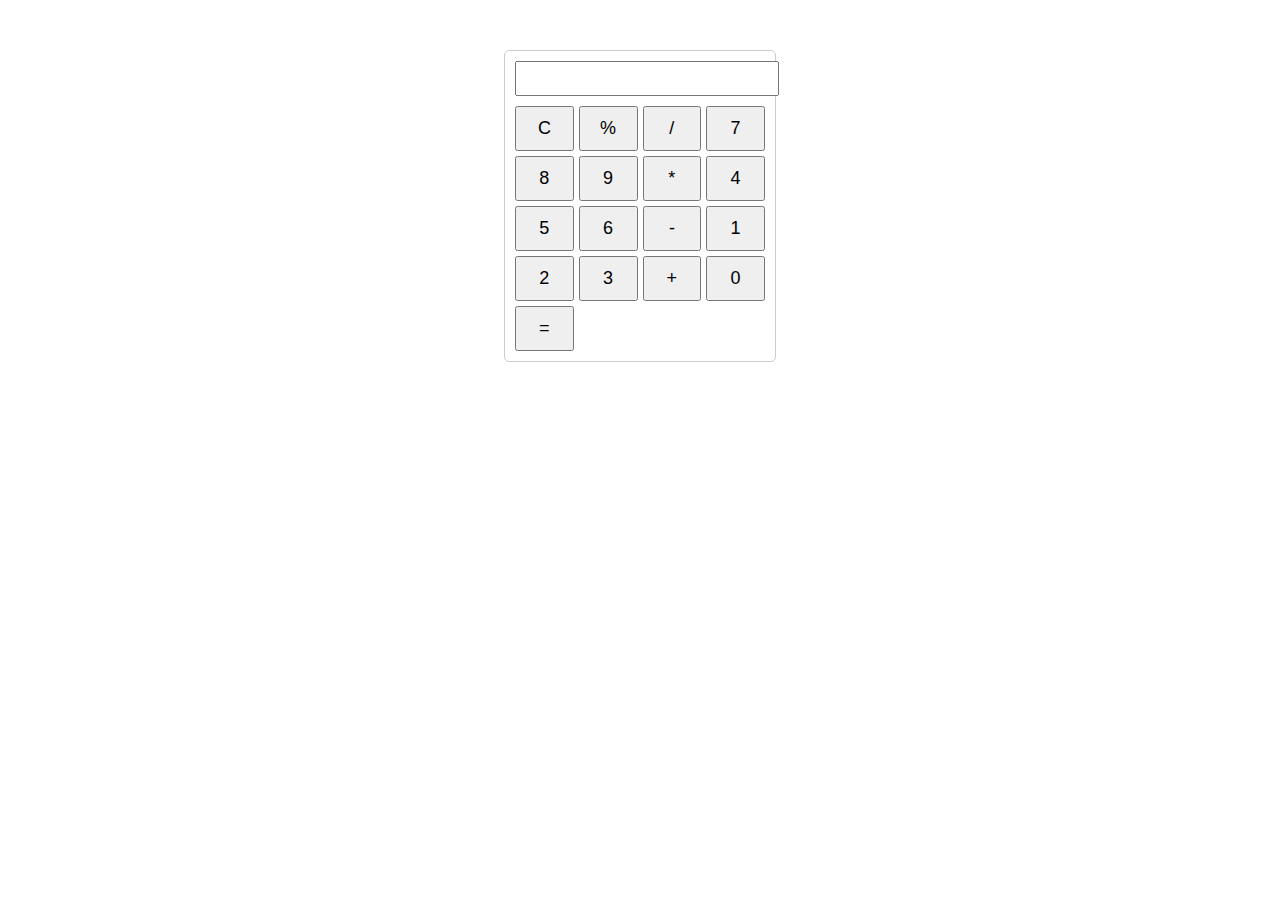
<file: calculator/index.html>
<!DOCTYPE html>
<html lang="en">
<head>
  <meta charset="UTF-8">
  <meta name="viewport" content="width=device-width, initial-scale=1.0">
  <title>Calculator</title>
  <link rel="stylesheet" href="/calculator/index.css">
</head>
<body>
  <div class="calculator">
    <input type="text" id="display" readonly>
    <div class="keys">
      <button onclick="clearDisplay()">C</button>
      <button onclick="appendToDisplay(this.innerHTML)">%</button>
      <button onclick="appendToDisplay(this.innerHTML)">/</button>
      <button onclick="appendToDisplay(this.innerHTML)">7</button>
      <button onclick="appendToDisplay(this.innerHTML)">8</button>
      <button onclick="appendToDisplay(this.innerHTML)">9</button>
      <button onclick="appendToDisplay(this.innerHTML)">*</button>
      <button onclick="appendToDisplay(this.innerHTML)">4</button>
      <button onclick="appendToDisplay(this.innerHTML)">5</button>
      <button onclick="appendToDisplay(this.innerHTML)">6</button>
      <button onclick="appendToDisplay(this.innerHTML)">-</button>
      <button onclick="appendToDisplay(this.innerHTML)">1</button>
      <button onclick="appendToDisplay(this.innerHTML)">2</button>
      <button onclick="appendToDisplay(this.innerHTML)">3</button>
      <button onclick="appendToDisplay(this.innerHTML)">+</button>
      <button onclick="appendToDisplay(this.innerHTML)">0</button>
      <button onclick="calculate()">=</button>
    </div>
  </div>
  <script src="/calculator/index.js"></script>
</body>
</html>
</file>
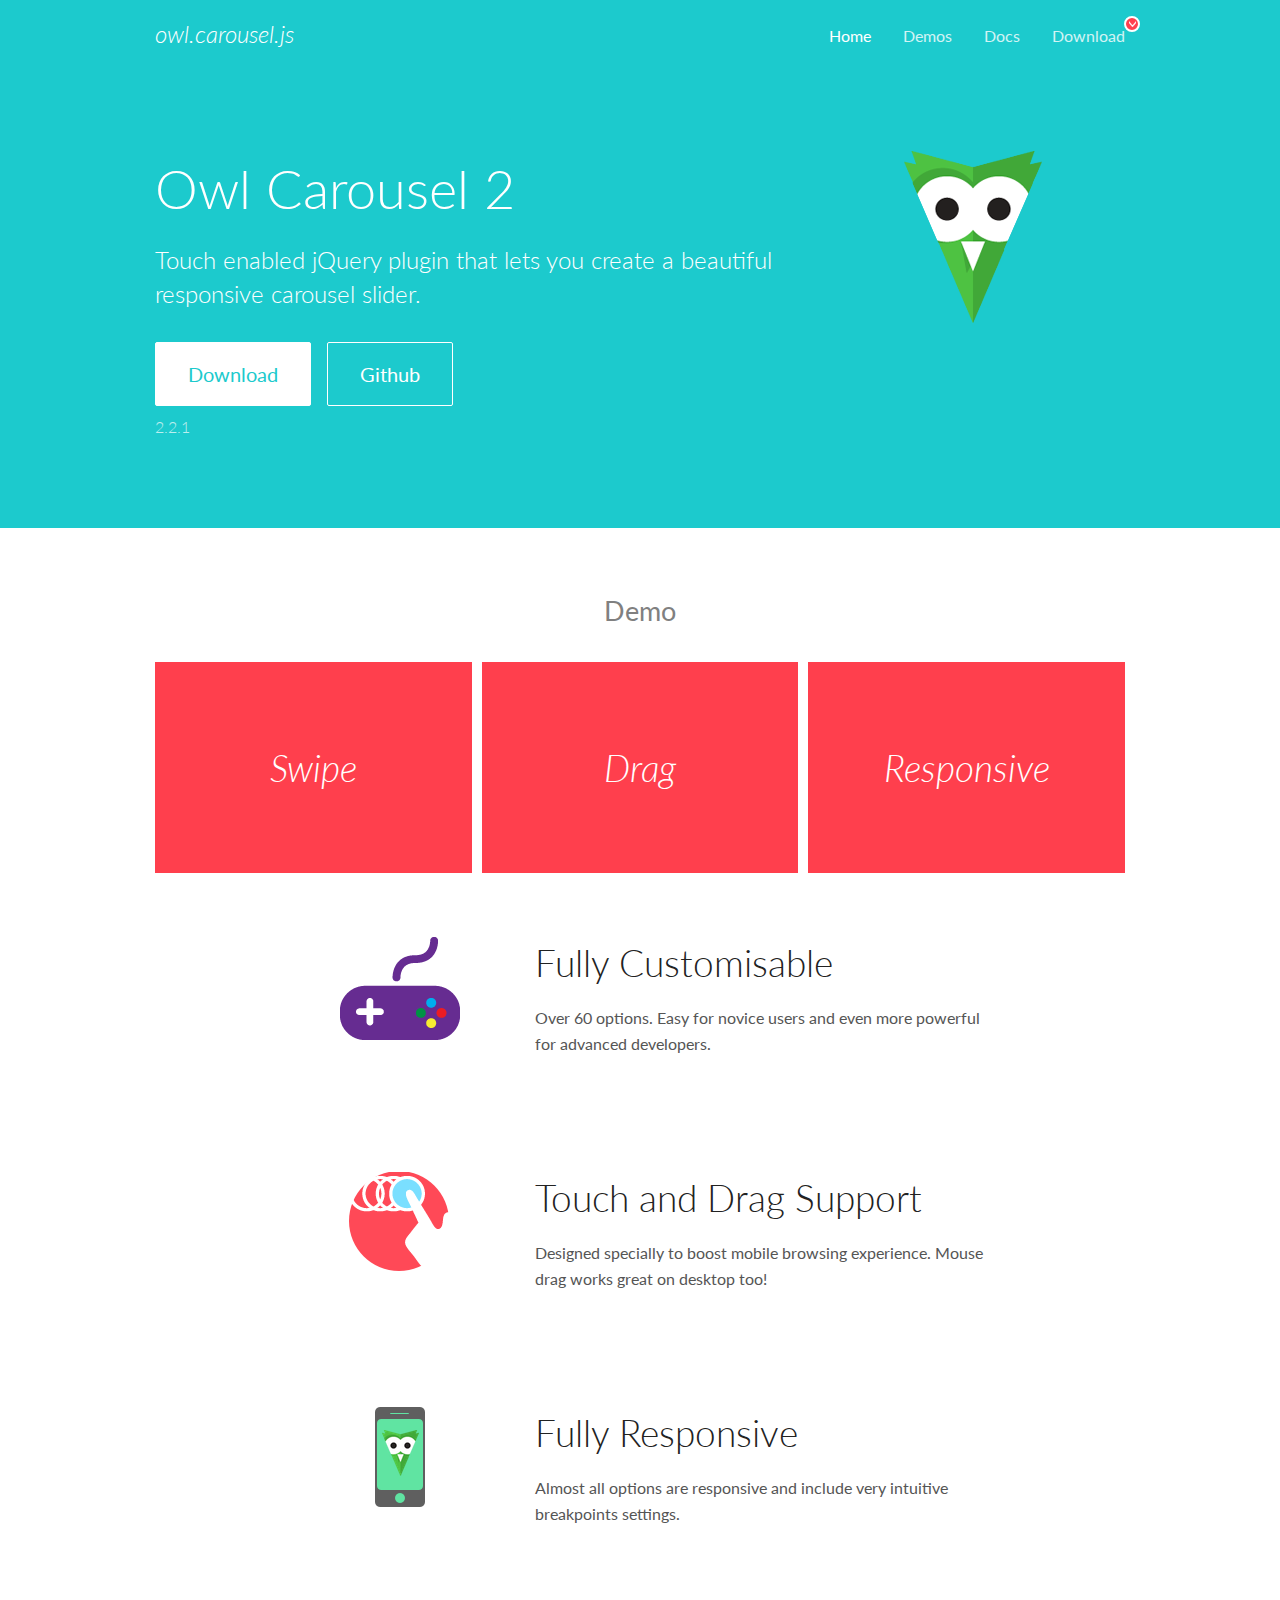
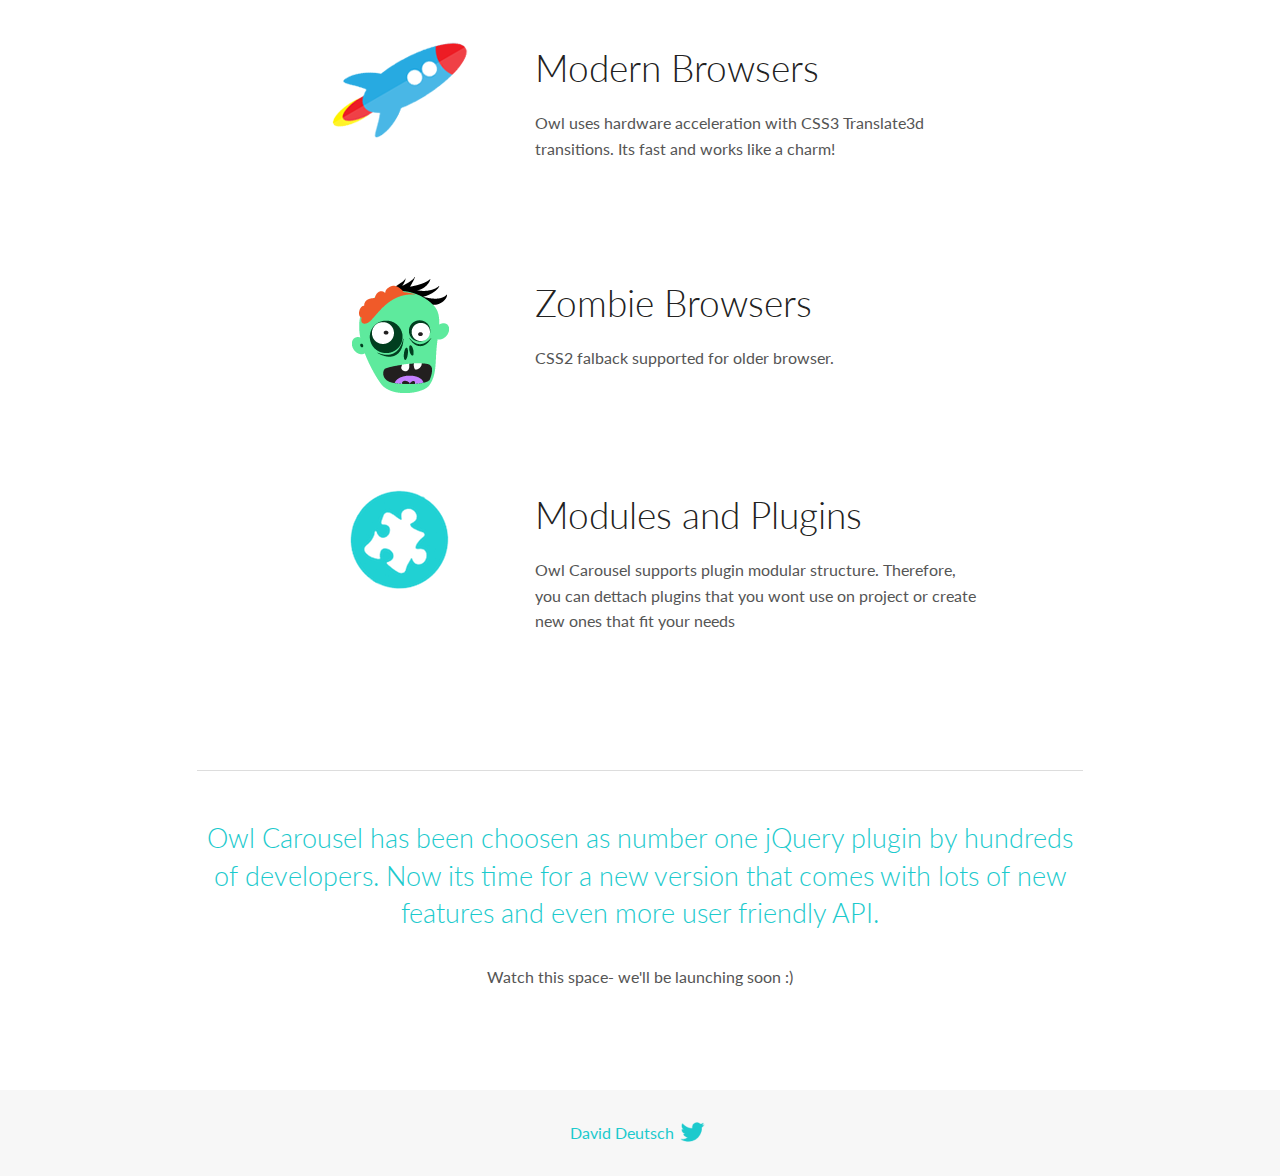
<file: live/assets/lib/owl.carousel/docs/index.html>
<!DOCTYPE html>
<html lang="en">
  <head>

    <!-- head -->
    <meta charset="utf-8">
    <meta name="msapplication-tap-highlight" content="no" />
    <meta name="viewport" content="width=device-width, initial-scale=1.0" />
    <meta name="description" content="Touch enabled jQuery plugin that lets you create beautiful responsive carousel slider.">
    <meta name="author" content="David Deutsch">
    <title>
      Home | Owl Carousel | 2.2.1
    </title>

    <!-- Stylesheets -->
    <link href='https://fonts.googleapis.com/css?family=Lato:300,400,700,400italic,300italic' rel='stylesheet' type='text/css'>
    <link rel="stylesheet" href="assets/css/docs.theme.min.css">

    <!-- Owl Stylesheets -->
    <link rel="stylesheet" href="assets/owlcarousel/assets/owl.carousel.min.css">
    <link rel="stylesheet" href="assets/owlcarousel/assets/owl.theme.default.min.css">

    <!-- HTML5 shim and Respond.js IE8 support of HTML5 elements and media queries -->

    <!--[if lt IE 9]>
      <script src="https://oss.maxcdn.com/libs/html5shiv/3.7.0/html5shiv.js"></script>
      <script src="https://oss.maxcdn.com/libs/respond.js/1.3.0/respond.min.js"></script>
    <![endif]-->

    <!-- Favicons -->
    <link rel="apple-touch-icon-precomposed" sizes="144x144" href="assets/ico/apple-touch-icon-144-precomposed.png">
    <link rel="shortcut icon" href="assets/ico/favicon.png">
    <link rel="shortcut icon" href="favicon.ico">

    <!-- Yeah i know js should not be in header. Its required for demos.-->

    <!-- javascript -->
    <script src="assets/vendors/jquery.min.js"></script>
    <script src="assets/owlcarousel/owl.carousel.js"></script>
  </head>
  <body>

    <!-- header -->
    <header class="header">
      <div class="row">
        <div class="large-12 columns">
          <div class="brand left">
            <h3>
              <a href="/OwlCarousel2/">owl.carousel.js</a> 
            </h3>
          </div>
          <a id="toggle-nav" class="right">
            <span></span> <span></span> <span></span> 
          </a> 
          <div class="nav-bar">
            <ul class="clearfix">
              <li class="active">
                <a href="/OwlCarousel2/index.html">Home</a> 
              </li>
              <li> <a href="/OwlCarousel2/demos/demos.html">Demos</a>  </li>
              <li> <a href="/OwlCarousel2/docs/started-welcome.html">Docs</a>  </li>
              <li>
                <a href="https://github.com/OwlCarousel2/OwlCarousel2/archive/2.2.1.zip">Download</a> 
                <span class="download"></span> 
              </li>
            </ul>
          </div>
        </div>
      </div>
    </header>

    <!-- home panel -->
    <section id="hero">
      <div class="row">
        <div class="large-8 medium-8 columns">
          <h1>Owl Carousel 2</h1>
          <h4>Touch enabled jQuery plugin that lets you create a beautiful responsive carousel slider.</h4>
          <a href="https://github.com/OwlCarousel2/OwlCarousel2/archive/2.2.1.zip" class="hero-button">Download</a> 
          <a href="https://github.com/OwlCarousel2/OwlCarousel2" class="hero-button outline">Github</a> 
          <p>2.2.1</p>
        </div>
        <div class="large-4 medium-4 columns">
          <img class="owl-logo" src="assets/img/owl-logo.png" alt="mr. Owl">
        </div>
      </div>
    </section>

    <!-- body -->
    <div class="home-demo">
      <div class="row">
        <div class="large-12 columns">
          <h3>Demo</h3>
          <div class="owl-carousel">
            <div class="item">
              <h2>Swipe</h2>
            </div>
            <div class="item">
              <h2>Drag</h2>
            </div>
            <div class="item">
              <h2>Responsive</h2>
            </div>
            <div class="item">
              <h2>CSS3</h2>
            </div>
            <div class="item">
              <h2>Fast</h2>
            </div>
            <div class="item">
              <h2>Easy</h2>
            </div>
            <div class="item">
              <h2>Free</h2>
            </div>
            <div class="item">
              <h2>Upgradable</h2>
            </div>
            <div class="item">
              <h2>Tons of options</h2>
            </div>
            <div class="item">
              <h2>Infinity</h2>
            </div>
            <div class="item">
              <h2>Auto Width</h2>
            </div>
          </div>
        </div>
      </div>
    </div>
    <script>
      var owl = $('.owl-carousel');
      owl.owlCarousel({
        margin: 10,
        loop: true,
        responsive: {
          0: {
            items: 1
          },
          600: {
            items: 2
          },
          1000: {
            items: 3
          }
        }
      })
    </script>

    <!-- features -->
    <div id="features">
      <div class="row">
        <div class="small-12 medium-9 small-centered columns">
          <section class="row feature">
            <div class="medium-4 small-12 columns">
              <img src="assets/img/feature-options.png" alt="">
            </div>
            <div class="medium-8 small-12 columns">
              <h2>Fully Customisable</h2>
              <p>Over 60 options. Easy for novice users and even more powerful for advanced developers.</p>
            </div>
          </section>
          <section class="row feature">
            <div class="medium-4 small-12 columns">
              <img src="assets/img/feature-drag.png" alt="">
            </div>
            <div class="medium-8 small-12 columns">
              <h2>Touch and Drag Support</h2>
              <p>Designed specially to boost mobile browsing experience. Mouse drag works great on desktop too!</p>
            </div>
          </section>
          <section class="row feature">
            <div class="medium-4 small-12 columns">
              <img src="assets/img/feature-responsive.png" alt="">
            </div>
            <div class="medium-8 small-12 columns">
              <h2>Fully Responsive</h2>
              <p>Almost all options are responsive and include very intuitive breakpoints settings.</p>
            </div>
          </section>
          <section class="row feature">
            <div class="medium-4 small-12 columns">
              <img src="assets/img/feature-modern.png" alt="">
            </div>
            <div class="medium-8 small-12 columns">
              <h2>Modern Browsers</h2>
              <p>Owl uses hardware acceleration with CSS3 Translate3d transitions. Its fast and works like a charm! </p>
            </div>
          </section>
          <section class="row feature">
            <div class="medium-4 small-12 columns">
              <img src="assets/img/feature-zombie.png" alt="">
            </div>
            <div class="medium-8 small-12 columns">
              <h2>Zombie Browsers</h2>
              <p>CSS2 falback supported for older browser.</p>
            </div>
          </section>
          <section class="row feature">
            <div class="medium-4 small-12 columns">
              <img src="assets/img/feature-module.png" alt="">
            </div>
            <div class="medium-8 small-12 columns">
              <h2>Modules and Plugins</h2>
              <p>Owl Carousel supports plugin modular structure. Therefore, you can dettach plugins that you wont use on project or create new ones that fit your needs</p>
            </div>
          </section>
        </div>
      </div>
    </div>

    <!-- footer -->
    <section id="teaser-text">
      <div class="row">
        <div class="small-12 medium-11 small-centered columns">
          <hr>
          <h3 id="owl-carousel-has-been-choosen-as-number-one-jquery-plugin-by-hundreds-of-developers-now-its-time-for-a-new-version-that-comes-with-lots-of-new-features-and-even-more-user-friendly-api-">Owl Carousel has been choosen as number one jQuery plugin by hundreds of developers. Now its time for a new version that comes with lots of new features and even more user friendly API.</h3>
          <p>Watch this space- we&#39;ll be launching soon :)</p>
        </div>
      </div>
    </section>

    <!-- footer -->
    <footer class="footer">
      <div class="row">
        <div class="large-12 columns">
          <h5>
            <a href="/OwlCarousel2/docs/support-contact.html">David Deutsch</a> 
            <a id="custom-tweet-button" href="https://twitter.com/share?url=https://github.com/OwlCarousel2/OwlCarousel2&text=Owl Carousel - This is so awesome! " target="_blank"></a> 
          </h5>
        </div>
      </div>
    </footer>

    <!-- vendors -->
    <script src="assets/vendors/highlight.js"></script>
    <script src="assets/js/app.js"></script>
  </body>
</html>
</file>
<file: calculator/index.css>
.calculator {
    width: 250px;
    margin: 50px auto;
    border: 1px solid #ccc;
    border-radius: 5px;
    padding: 10px;
  }
  
  #display {
    width: 100%;
    margin-bottom: 10px;
    padding: 5px;
    font-size: 18px;
  }
  
  .keys {
    display: grid;
    grid-template-columns: repeat(4, 1fr);
    gap: 5px;
  }
  
  button {
    padding: 10px;
    font-size: 18px;
    cursor: pointer;
  }
  
  button:hover {
    background-color: #f0f0f0;
  }
</file>
